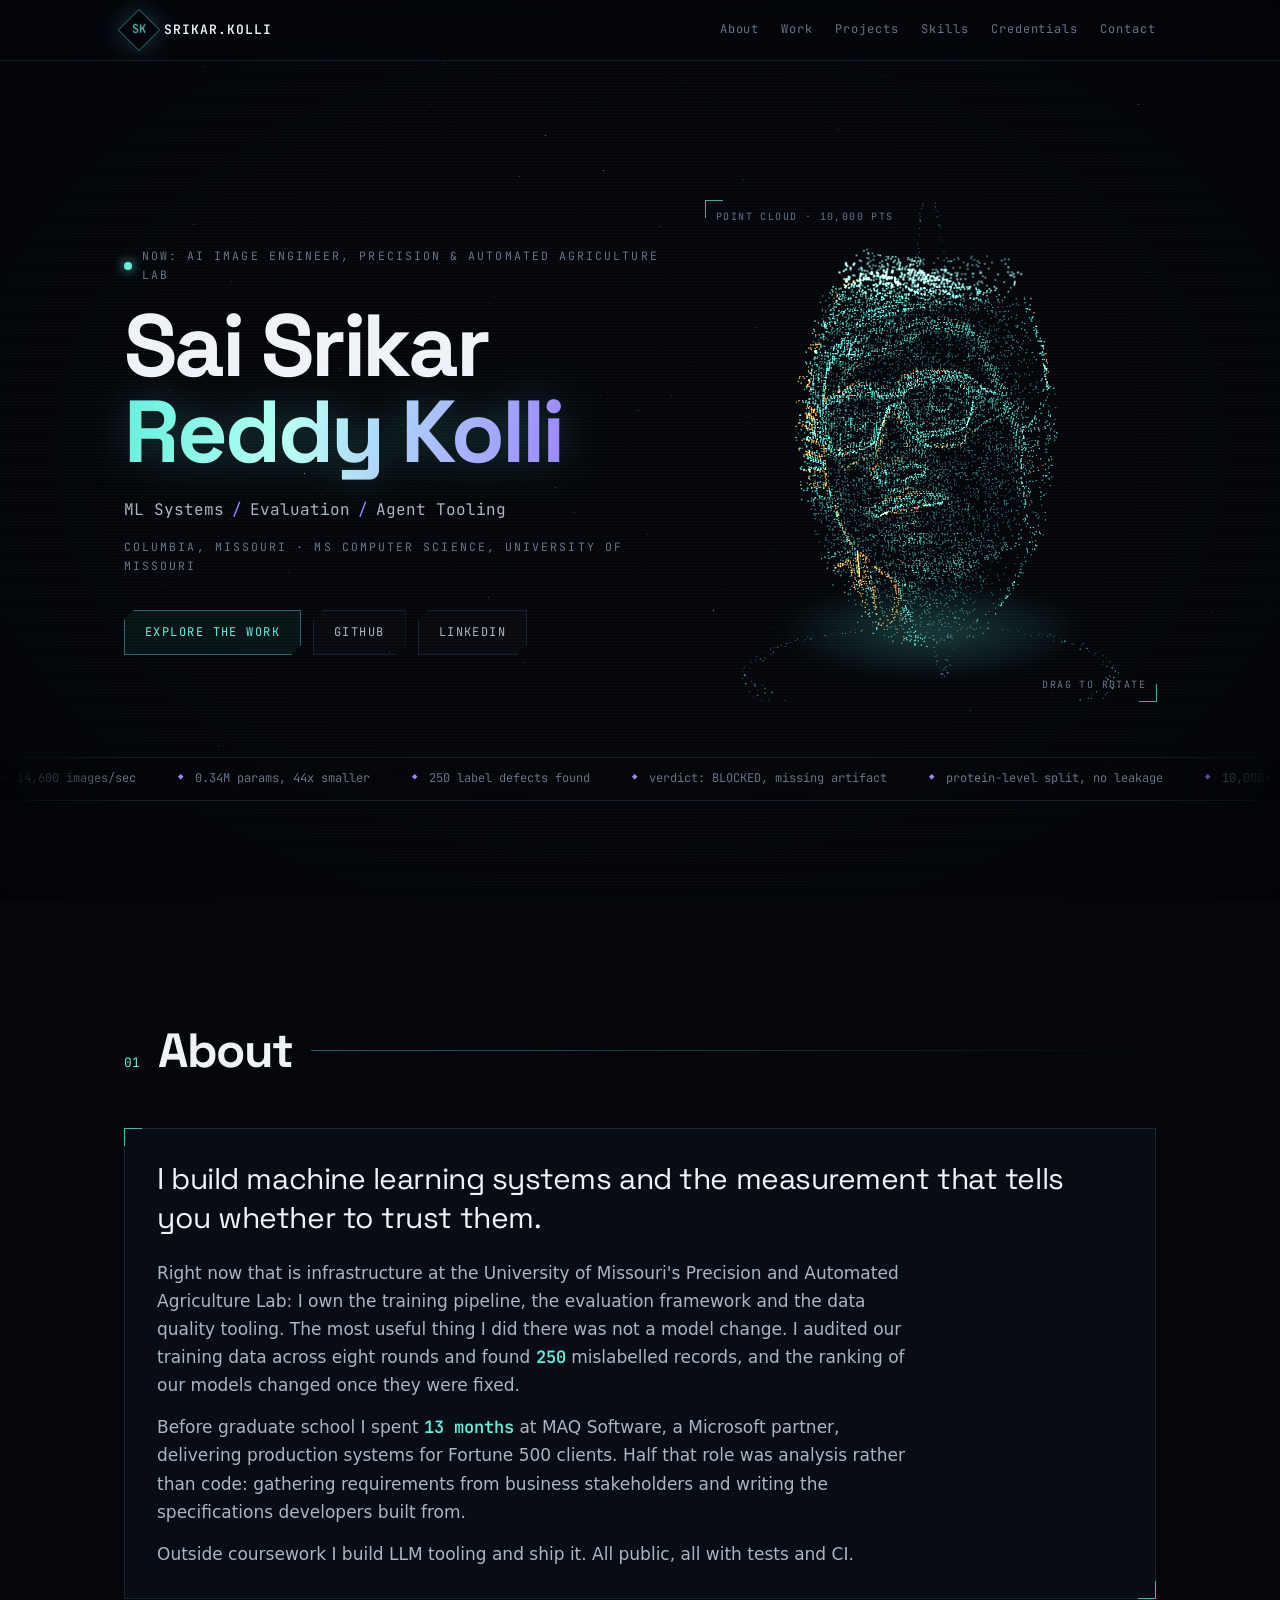
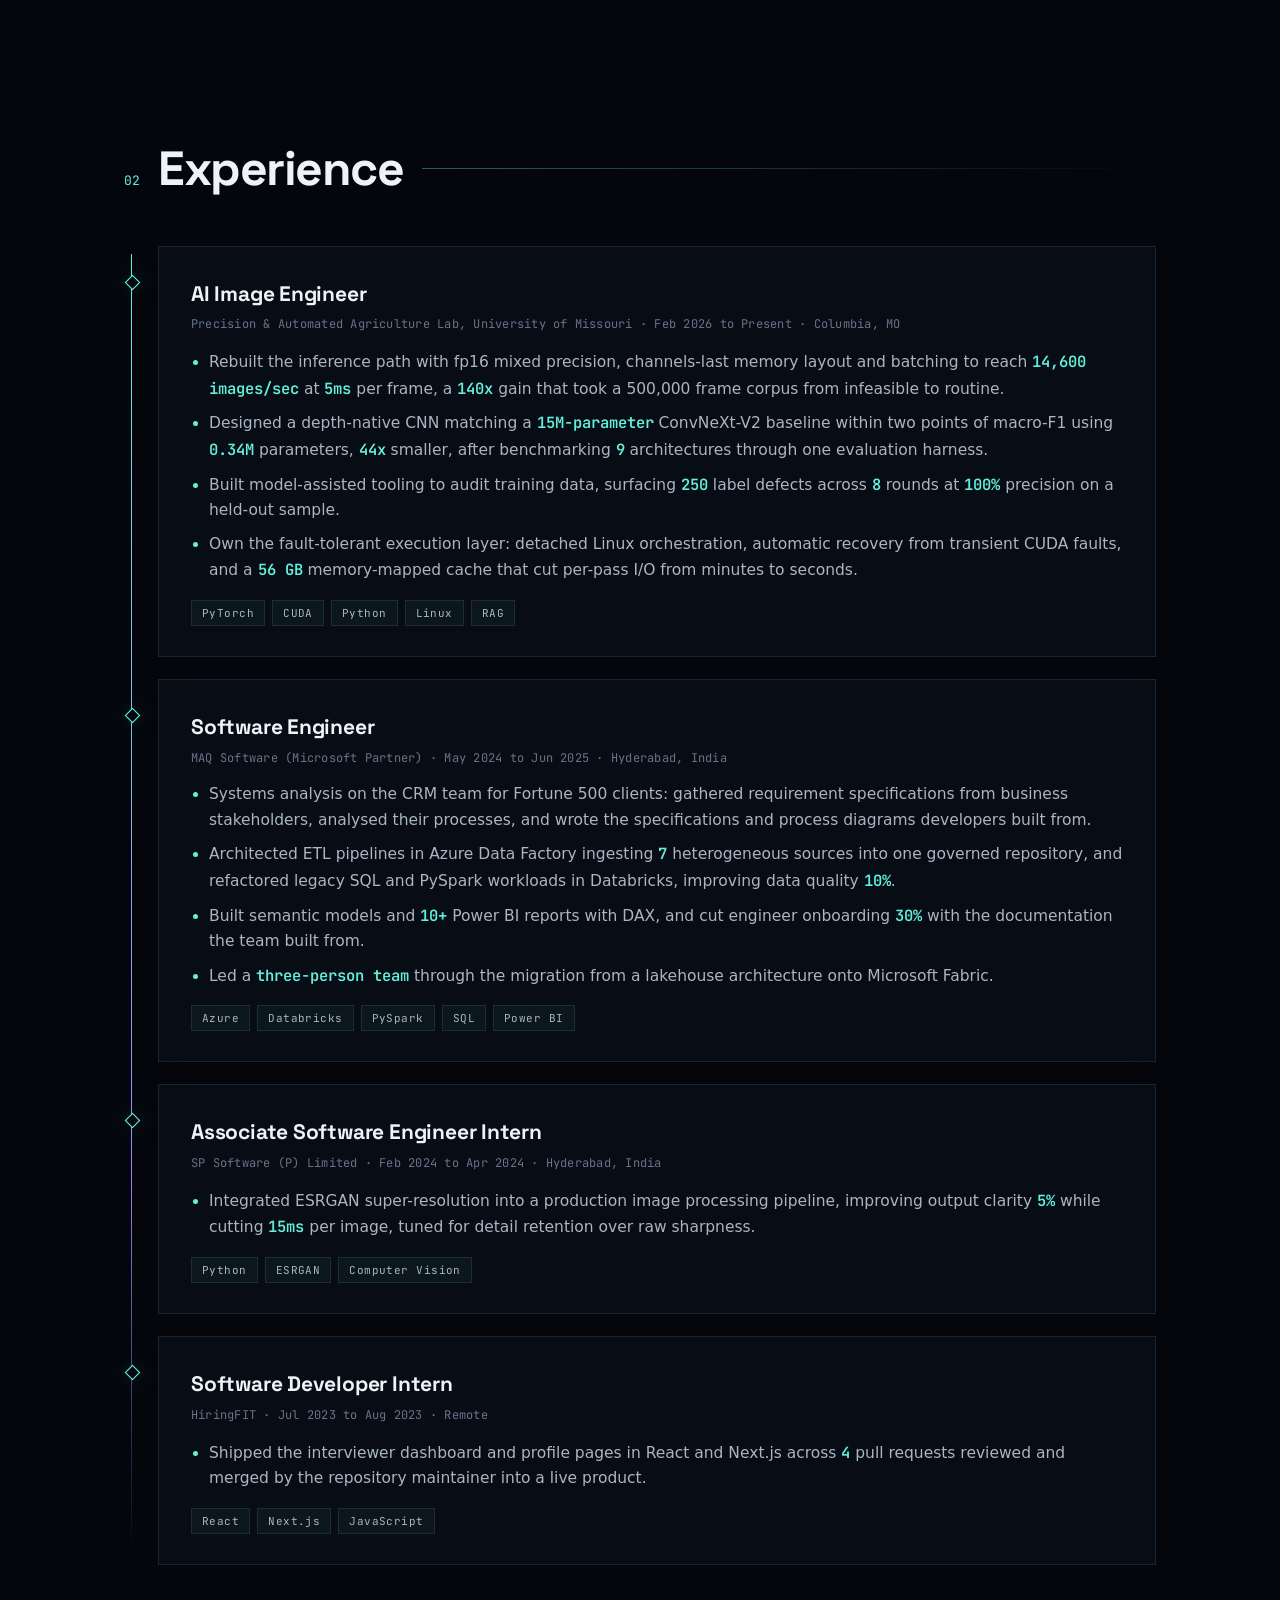
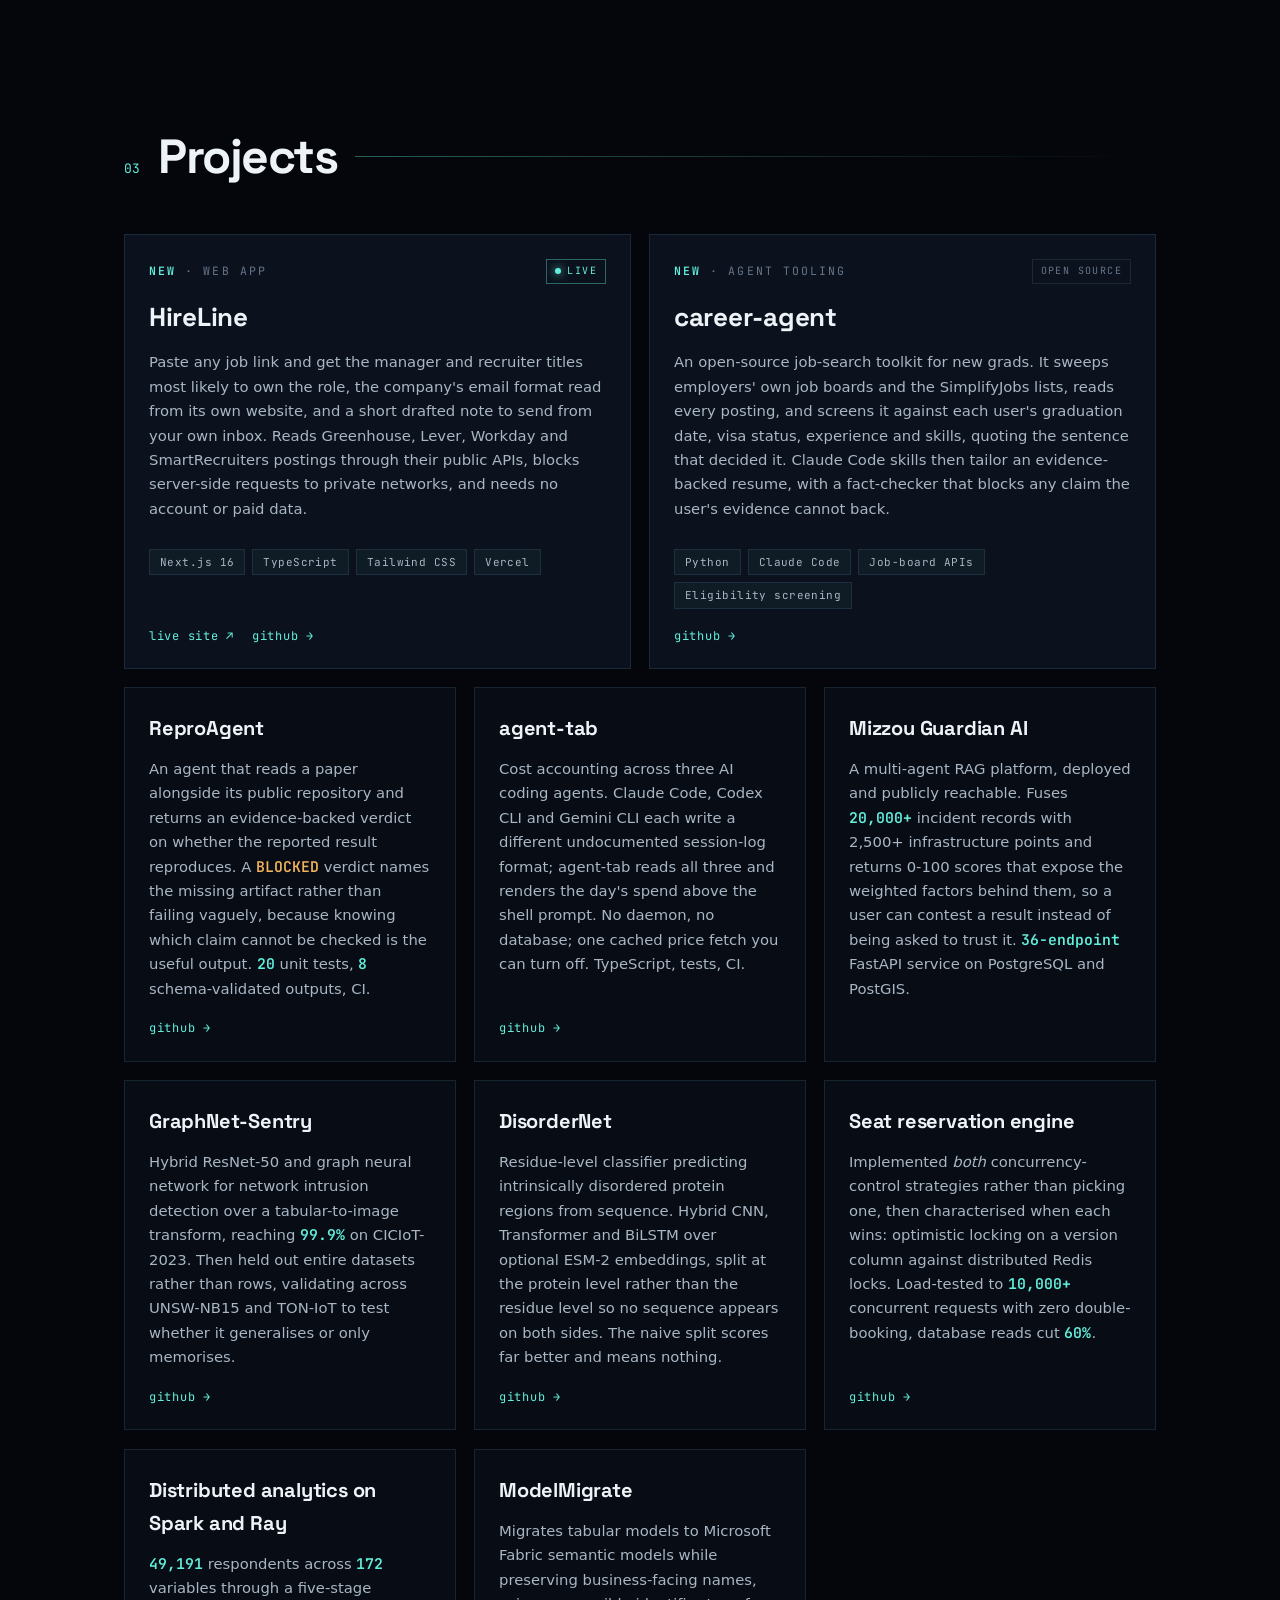
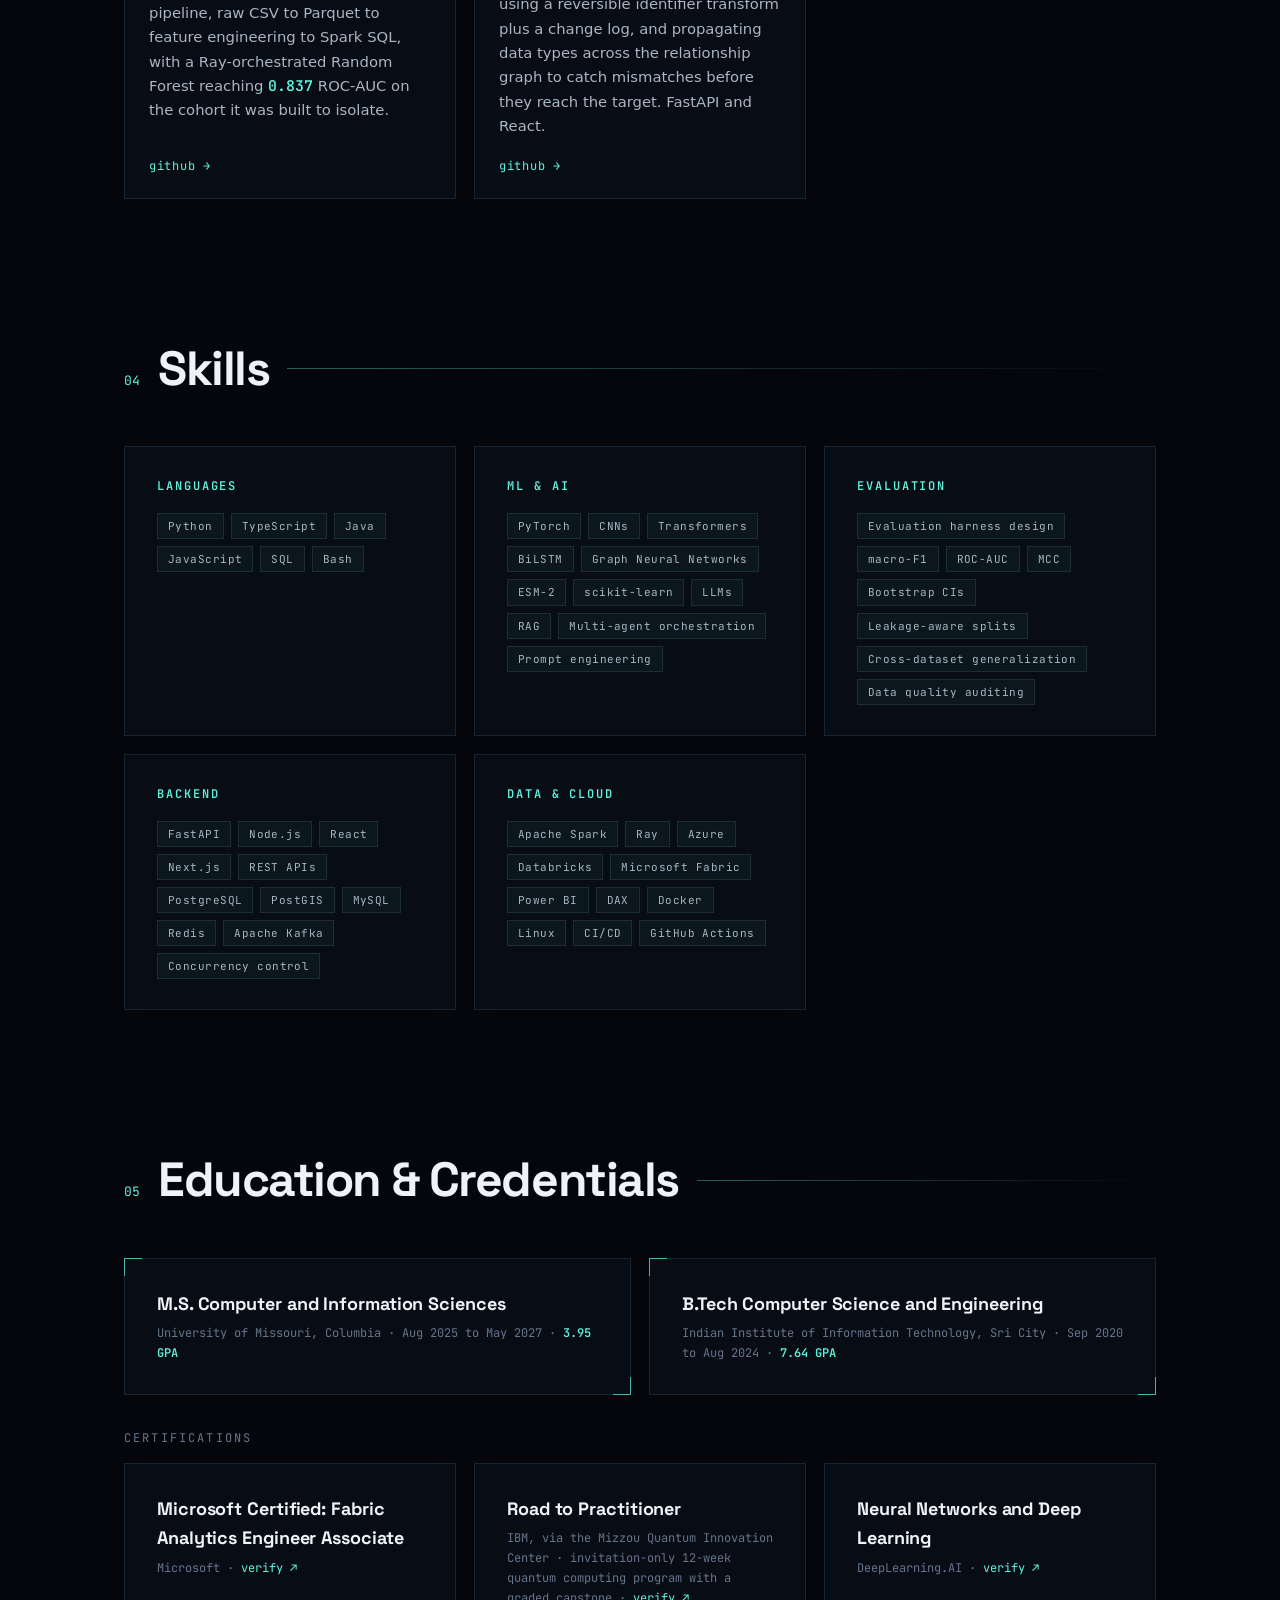
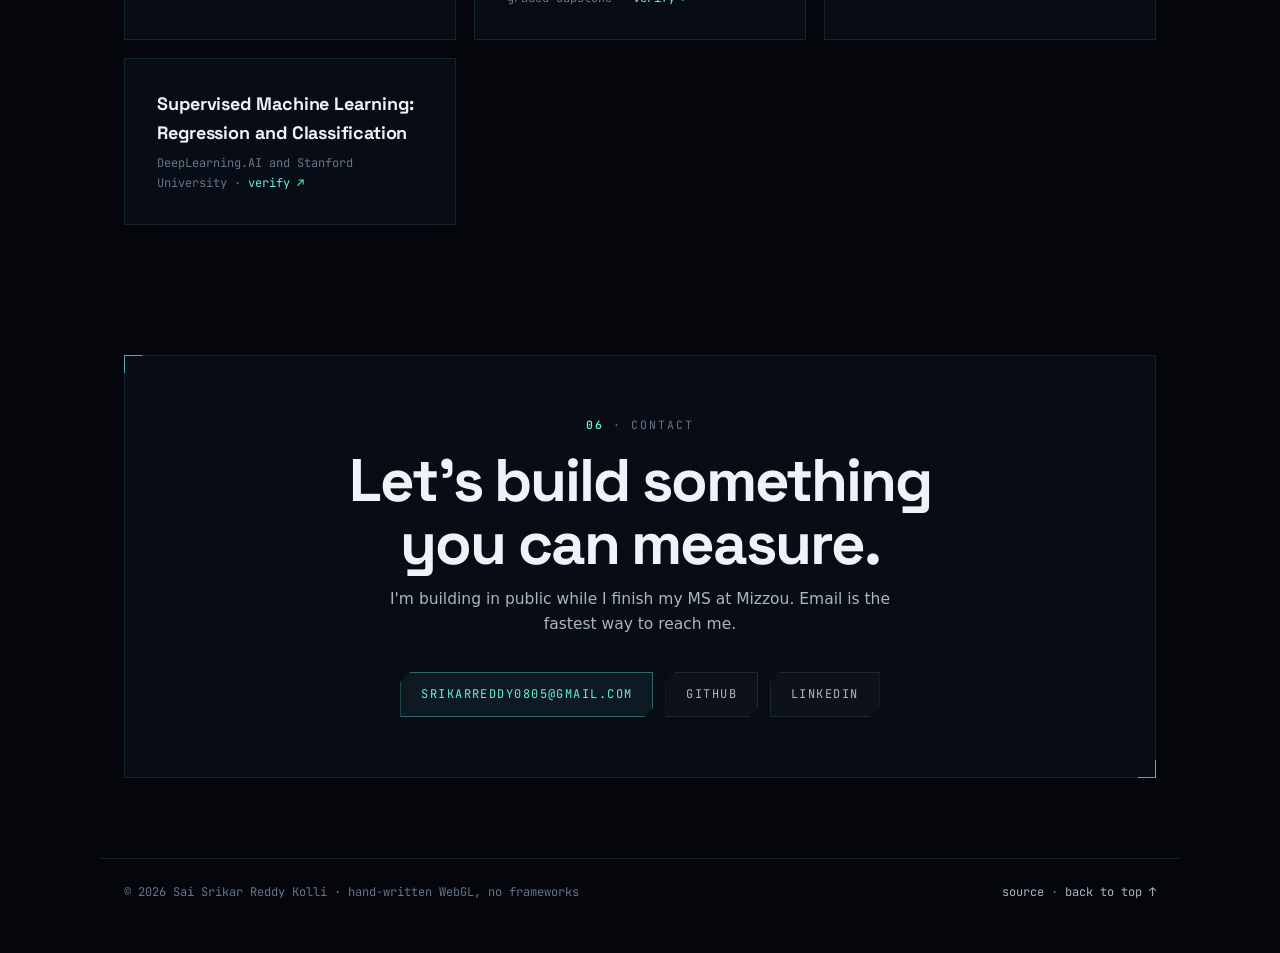
<file: index.html>
<!DOCTYPE html>
<html lang="en" class="no-js">
<head>
<meta charset="utf-8">
<meta name="viewport" content="width=device-width, initial-scale=1">
<title>Sai Srikar Reddy Kolli | ML Systems, Evaluation, Agent Tooling</title>
<meta name="description" content="Sai Srikar Reddy Kolli builds machine learning systems, the evaluation that tells you whether to trust them, and LLM agent tooling. MS Computer Science, University of Missouri.">
<meta name="theme-color" content="#04060b">
<meta property="og:title" content="Sai Srikar Reddy Kolli">
<meta property="og:description" content="ML systems, evaluation and agent tooling.">
<meta property="og:type" content="website">
<meta property="og:url" content="https://srikar0805.github.io/Srikar_portfolio.github.io/">
<link rel="icon" href="data:image/svg+xml,%3Csvg xmlns='http://www.w3.org/2000/svg' viewBox='0 0 32 32'%3E%3Crect width='32' height='32' fill='%2304060b'/%3E%3Cpath d='M16 4 28 16 16 28 4 16Z' fill='none' stroke='%2362f0dc' stroke-width='2'/%3E%3Ccircle cx='16' cy='16' r='3' fill='%239d86ff'/%3E%3C/svg%3E">
<link rel="preconnect" href="https://fonts.googleapis.com">
<link rel="preconnect" href="https://fonts.gstatic.com" crossorigin>
<link href="https://fonts.googleapis.com/css2?family=JetBrains+Mono:wght@400;600&family=Space+Grotesk:wght@500;700&display=swap" rel="stylesheet">
<link rel="stylesheet" href="assets/style.css?v=4">
</head>
<body>
<a class="btn" href="#main" style="position:absolute;left:-9999px;top:8px;z-index:50" onfocus="this.style.left='8px'" onblur="this.style.left='-9999px'">Skip to content</a>
<canvas id="scene" aria-hidden="true"></canvas>
<div class="vignette" aria-hidden="true"></div>
<div class="progress" aria-hidden="true"></div>

<div class="page">
<nav aria-label="Primary">
  <div class="wrap">
    <a class="brand" href="#top" aria-label="Back to top">
      <span class="brand-mark"><span>SK</span></span>
      <span class="brand-name">SRIKAR.KOLLI</span>
    </a>
    <a class="link" href="#about">About</a>
    <a class="link" href="#work">Work</a>
    <a class="link" href="#projects">Projects</a>
    <a class="link" href="#skills">Skills</a>
    <a class="link" href="#credentials">Credentials</a>
    <a class="link" href="#contact">Contact</a>
  </div>
</nav>

<header class="hero" id="top">
  <div class="wrap">
    <div class="hero-grid">
      <div class="reveal in">
        <div class="label status"><i></i> Now: AI Image Engineer, Precision &amp; Automated Agriculture Lab</div>
        <h1>Sai Srikar<br><span class="grad">Reddy Kolli</span></h1>
        <p class="tagline">ML Systems<span class="sep">/</span>Evaluation<span class="sep">/</span>Agent Tooling</p>
        <div class="label place">Columbia, Missouri &middot; MS Computer Science, University of Missouri</div>
        <div class="hero-cta">
          <a class="btn" href="#projects">Explore the work</a>
          <a class="btn ghost" href="https://github.com/srikar0805" target="_blank" rel="noopener">GitHub</a>
          <a class="btn ghost" href="https://www.linkedin.com/in/sai-srikar-reddy-kolli/" target="_blank" rel="noopener">LinkedIn</a>
        </div>
      </div>
      <div class="holo brackets">
        <canvas id="holo" tabindex="0" role="img" aria-label="Rotating 3D point cloud portrait of Sai Srikar. Drag or use the left and right arrow keys to rotate."></canvas>
        <div class="holo-base" aria-hidden="true"></div>
        <div class="holo-hud" aria-hidden="true">
          <div class="tl">Point cloud &middot; 10,000 pts</div>
          <div class="br">Drag to rotate</div>
        </div>
      </div>
    </div>
  </div>
  <div class="ticker" aria-hidden="true">
    <div class="ticker-track">
      <span>14,600 images/sec</span><span>0.34M params, 44x smaller</span><span>250 label defects found</span><span>verdict: BLOCKED, missing artifact</span><span>protein-level split, no leakage</span><span>10,000+ concurrent requests, 0 double-bookings</span><span>ROC-AUC 0.837</span><span>macro-F1, MCC, bootstrap CIs</span><span>20 tests, CI green</span><span>7 sources, 1 governed repository</span>
      <span>14,600 images/sec</span><span>0.34M params, 44x smaller</span><span>250 label defects found</span><span>verdict: BLOCKED, missing artifact</span><span>protein-level split, no leakage</span><span>10,000+ concurrent requests, 0 double-bookings</span><span>ROC-AUC 0.837</span><span>macro-F1, MCC, bootstrap CIs</span><span>20 tests, CI green</span><span>7 sources, 1 governed repository</span>
    </div>
  </div>
</header>

<main id="main">

<section id="about">
  <div class="wrap">
    <div class="sec-head reveal"><span class="idx">01</span><h2>About</h2><span class="rule"></span></div>
    <div class="panel brackets reveal">
      <p class="about-lead">I build machine learning systems and the measurement that tells you whether to trust them.</p>
      <p class="lede">Right now that is infrastructure at the University of Missouri's Precision and Automated Agriculture Lab: I own the training pipeline, the evaluation framework and the data quality tooling. The most useful thing I did there was not a model change. I audited our training data across eight rounds and found <span class="n">250</span> mislabelled records, and the ranking of our models changed once they were fixed.</p>
      <p class="lede">Before graduate school I spent <span class="n">13 months</span> at MAQ Software, a Microsoft partner, delivering production systems for Fortune 500 clients. Half that role was analysis rather than code: gathering requirements from business stakeholders and writing the specifications developers built from.</p>
      <p class="lede">Outside coursework I build LLM tooling and ship it. All public, all with tests and CI.</p>
    </div>
  </div>
</section>

<section id="work">
  <div class="wrap">
    <div class="sec-head reveal"><span class="idx">02</span><h2>Experience</h2><span class="rule"></span></div>
    <div class="timeline">

      <article class="job panel reveal">
        <h3>AI Image Engineer</h3>
        <div class="meta">Precision &amp; Automated Agriculture Lab, University of Missouri &middot; Feb 2026 to Present &middot; Columbia, MO</div>
        <ul>
          <li>Rebuilt the inference path with fp16 mixed precision, channels-last memory layout and batching to reach <span class="n">14,600 images/sec</span> at <span class="n">5ms</span> per frame, a <span class="n">140x</span> gain that took a 500,000 frame corpus from infeasible to routine.</li>
          <li>Designed a depth-native CNN matching a <span class="n">15M-parameter</span> ConvNeXt-V2 baseline within two points of macro-F1 using <span class="n">0.34M</span> parameters, <span class="n">44x</span> smaller, after benchmarking <span class="n">9</span> architectures through one evaluation harness.</li>
          <li>Built model-assisted tooling to audit training data, surfacing <span class="n">250</span> label defects across <span class="n">8</span> rounds at <span class="n">100%</span> precision on a held-out sample.</li>
          <li>Own the fault-tolerant execution layer: detached Linux orchestration, automatic recovery from transient CUDA faults, and a <span class="n">56 GB</span> memory-mapped cache that cut per-pass I/O from minutes to seconds.</li>
        </ul>
        <div class="chips"><span class="chip">PyTorch</span><span class="chip">CUDA</span><span class="chip">Python</span><span class="chip">Linux</span><span class="chip">RAG</span></div>
      </article>

      <article class="job panel reveal">
        <h3>Software Engineer</h3>
        <div class="meta">MAQ Software (Microsoft Partner) &middot; May 2024 to Jun 2025 &middot; Hyderabad, India</div>
        <ul>
          <li>Systems analysis on the CRM team for Fortune 500 clients: gathered requirement specifications from business stakeholders, analysed their processes, and wrote the specifications and process diagrams developers built from.</li>
          <li>Architected ETL pipelines in Azure Data Factory ingesting <span class="n">7</span> heterogeneous sources into one governed repository, and refactored legacy SQL and PySpark workloads in Databricks, improving data quality <span class="n">10%</span>.</li>
          <li>Built semantic models and <span class="n">10+</span> Power BI reports with DAX, and cut engineer onboarding <span class="n">30%</span> with the documentation the team built from.</li>
          <li>Led a <span class="n">three-person team</span> through the migration from a lakehouse architecture onto Microsoft Fabric.</li>
        </ul>
        <div class="chips"><span class="chip">Azure</span><span class="chip">Databricks</span><span class="chip">PySpark</span><span class="chip">SQL</span><span class="chip">Power BI</span></div>
      </article>

      <article class="job panel reveal">
        <h3>Associate Software Engineer Intern</h3>
        <div class="meta">SP Software (P) Limited &middot; Feb 2024 to Apr 2024 &middot; Hyderabad, India</div>
        <ul>
          <li>Integrated ESRGAN super-resolution into a production image processing pipeline, improving output clarity <span class="n">5%</span> while cutting <span class="n">15ms</span> per image, tuned for detail retention over raw sharpness.</li>
        </ul>
        <div class="chips"><span class="chip">Python</span><span class="chip">ESRGAN</span><span class="chip">Computer Vision</span></div>
      </article>

      <article class="job panel reveal">
        <h3>Software Developer Intern</h3>
        <div class="meta">HiringFIT &middot; Jul 2023 to Aug 2023 &middot; Remote</div>
        <ul>
          <li>Shipped the interviewer dashboard and profile pages in React and Next.js across <span class="n">4</span> pull requests reviewed and merged by the repository maintainer into a live product.</li>
        </ul>
        <div class="chips"><span class="chip">React</span><span class="chip">Next.js</span><span class="chip">JavaScript</span></div>
      </article>

    </div>
  </div>
</section>

<section id="projects">
  <div class="wrap">
    <div class="sec-head reveal"><span class="idx">03</span><h2>Projects</h2><span class="rule"></span></div>

    <div class="featured reveal">
      <article class="card feature">
        <div class="top"><span class="label"><b>New</b> &middot; Web app</span><span class="badge live">Live</span></div>
        <h3>HireLine</h3>
        <p>Paste any job link and get the manager and recruiter titles most likely to own the role, the company's email format read from its own website, and a short drafted note to send from your own inbox. Reads Greenhouse, Lever, Workday and SmartRecruiters postings through their public APIs, blocks server-side requests to private networks, and needs no account or paid data.</p>
        <div class="chips"><span class="chip">Next.js 16</span><span class="chip">TypeScript</span><span class="chip">Tailwind CSS</span><span class="chip">Vercel</span></div>
        <div class="links"><a href="https://hireline-self.vercel.app" target="_blank" rel="noopener">live site &#8599;</a><a href="https://github.com/srikar0805/hireline" target="_blank" rel="noopener">github &rarr;</a></div>
      </article>

      <article class="card feature">
        <div class="top"><span class="label"><b>New</b> &middot; Agent tooling</span><span class="badge">Open source</span></div>
        <h3>career-agent</h3>
        <p>An open-source job-search toolkit for new grads. It sweeps employers' own job boards and the SimplifyJobs lists, reads every posting, and screens it against each user's graduation date, visa status, experience and skills, quoting the sentence that decided it. Claude Code skills then tailor an evidence-backed resume, with a fact-checker that blocks any claim the user's evidence cannot back.</p>
        <div class="chips"><span class="chip">Python</span><span class="chip">Claude Code</span><span class="chip">Job-board APIs</span><span class="chip">Eligibility screening</span></div>
        <div class="links"><a href="https://github.com/srikar0805/career-agent" target="_blank" rel="noopener">github &rarr;</a></div>
      </article>
    </div>

    <div class="grid reveal">
      <article class="card">
        <h3>ReproAgent</h3>
        <p>An agent that reads a paper alongside its public repository and returns an evidence-backed verdict on whether the reported result reproduces. A <span class="v">BLOCKED</span> verdict names the missing artifact rather than failing vaguely, because knowing which claim cannot be checked is the useful output. <span class="n">20</span> unit tests, <span class="n">8</span> schema-validated outputs, CI.</p>
        <div class="links"><a href="https://github.com/srikar0805/ReproAgent" target="_blank" rel="noopener">github &rarr;</a></div>
      </article>

      <article class="card">
        <h3>agent-tab</h3>
        <p>Cost accounting across three AI coding agents. Claude Code, Codex CLI and Gemini CLI each write a different undocumented session-log format; agent-tab reads all three and renders the day's spend above the shell prompt. No daemon, no database; one cached price fetch you can turn off. TypeScript, tests, CI.</p>
        <div class="links"><a href="https://github.com/srikar0805/agent-tab" target="_blank" rel="noopener">github &rarr;</a></div>
      </article>

      <article class="card">
        <h3>Mizzou Guardian AI</h3>
        <p>A multi-agent RAG platform, deployed and publicly reachable. Fuses <span class="n">20,000+</span> incident records with 2,500+ infrastructure points and returns 0-100 scores that expose the weighted factors behind them, so a user can contest a result instead of being asked to trust it. <span class="n">36-endpoint</span> FastAPI service on PostgreSQL and PostGIS.</p>
      </article>

      <article class="card">
        <h3>GraphNet-Sentry</h3>
        <p>Hybrid ResNet-50 and graph neural network for network intrusion detection over a tabular-to-image transform, reaching <span class="n">99.9%</span> on CICIoT-2023. Then held out entire datasets rather than rows, validating across UNSW-NB15 and TON-IoT to test whether it generalises or only memorises.</p>
        <div class="links"><a href="https://github.com/srikar0805/GraphNet-Sentry" target="_blank" rel="noopener">github &rarr;</a></div>
      </article>

      <article class="card">
        <h3>DisorderNet</h3>
        <p>Residue-level classifier predicting intrinsically disordered protein regions from sequence. Hybrid CNN, Transformer and BiLSTM over optional ESM-2 embeddings, split at the protein level rather than the residue level so no sequence appears on both sides. The naive split scores far better and means nothing.</p>
        <div class="links"><a href="https://github.com/srikar0805/DisorderNet" target="_blank" rel="noopener">github &rarr;</a></div>
      </article>

      <article class="card">
        <h3>Seat reservation engine</h3>
        <p>Implemented <em>both</em> concurrency-control strategies rather than picking one, then characterised when each wins: optimistic locking on a version column against distributed Redis locks. Load-tested to <span class="n">10,000+</span> concurrent requests with zero double-booking, database reads cut <span class="n">60%</span>.</p>
        <div class="links"><a href="https://github.com/srikar0805/Ticketmaster" target="_blank" rel="noopener">github &rarr;</a></div>
      </article>

      <article class="card">
        <h3>Distributed analytics on Spark and Ray</h3>
        <p><span class="n">49,191</span> respondents across <span class="n">172</span> variables through a five-stage pipeline, raw CSV to Parquet to feature engineering to Spark SQL, with a Ray-orchestrated Random Forest reaching <span class="n">0.837</span> ROC-AUC on the cohort it was built to isolate.</p>
        <div class="links"><a href="https://github.com/srikar0805/Big_Data-" target="_blank" rel="noopener">github &rarr;</a></div>
      </article>

      <article class="card">
        <h3>ModelMigrate</h3>
        <p>Migrates tabular models to Microsoft Fabric semantic models while preserving business-facing names, using a reversible identifier transform plus a change log, and propagating data types across the relationship graph to catch mismatches before they reach the target. FastAPI and React.</p>
        <div class="links"><a href="https://github.com/srikar0805/ModelMigrate" target="_blank" rel="noopener">github &rarr;</a></div>
      </article>
    </div>
  </div>
</section>

<section id="skills">
  <div class="wrap">
    <div class="sec-head reveal"><span class="idx">04</span><h2>Skills</h2><span class="rule"></span></div>
    <div class="skills reveal">
      <div class="panel skill-group"><h3>Languages</h3><div class="chips">
        <span class="chip">Python</span><span class="chip">TypeScript</span><span class="chip">Java</span><span class="chip">JavaScript</span><span class="chip">SQL</span><span class="chip">Bash</span>
      </div></div>
      <div class="panel skill-group"><h3>ML &amp; AI</h3><div class="chips">
        <span class="chip">PyTorch</span><span class="chip">CNNs</span><span class="chip">Transformers</span><span class="chip">BiLSTM</span><span class="chip">Graph Neural Networks</span><span class="chip">ESM-2</span><span class="chip">scikit-learn</span><span class="chip">LLMs</span><span class="chip">RAG</span><span class="chip">Multi-agent orchestration</span><span class="chip">Prompt engineering</span>
      </div></div>
      <div class="panel skill-group"><h3>Evaluation</h3><div class="chips">
        <span class="chip">Evaluation harness design</span><span class="chip">macro-F1</span><span class="chip">ROC-AUC</span><span class="chip">MCC</span><span class="chip">Bootstrap CIs</span><span class="chip">Leakage-aware splits</span><span class="chip">Cross-dataset generalization</span><span class="chip">Data quality auditing</span>
      </div></div>
      <div class="panel skill-group"><h3>Backend</h3><div class="chips">
        <span class="chip">FastAPI</span><span class="chip">Node.js</span><span class="chip">React</span><span class="chip">Next.js</span><span class="chip">REST APIs</span><span class="chip">PostgreSQL</span><span class="chip">PostGIS</span><span class="chip">MySQL</span><span class="chip">Redis</span><span class="chip">Apache Kafka</span><span class="chip">Concurrency control</span>
      </div></div>
      <div class="panel skill-group"><h3>Data &amp; cloud</h3><div class="chips">
        <span class="chip">Apache Spark</span><span class="chip">Ray</span><span class="chip">Azure</span><span class="chip">Databricks</span><span class="chip">Microsoft Fabric</span><span class="chip">Power BI</span><span class="chip">DAX</span><span class="chip">Docker</span><span class="chip">Linux</span><span class="chip">CI/CD</span><span class="chip">GitHub Actions</span>
      </div></div>
    </div>
  </div>
</section>

<section id="credentials">
  <div class="wrap">
    <div class="sec-head reveal"><span class="idx">05</span><h2>Education &amp; Credentials</h2><span class="rule"></span></div>
    <div class="creds reveal">
      <div class="panel cred brackets">
        <h3>M.S. Computer and Information Sciences</h3>
        <div class="meta">University of Missouri, Columbia &middot; Aug 2025 to May 2027 &middot; <span class="n">3.95 GPA</span></div>
      </div>
      <div class="panel cred brackets">
        <h3>B.Tech Computer Science and Engineering</h3>
        <div class="meta">Indian Institute of Information Technology, Sri City &middot; Sep 2020 to Aug 2024 &middot; <span class="n">7.64 GPA</span></div>
      </div>
    </div>
    <div class="subhead reveal">Certifications</div>
    <div class="creds reveal">
      <div class="panel cred">
        <h3>Microsoft Certified: Fabric Analytics Engineer Associate</h3>
        <div class="meta">Microsoft &middot; <a href="https://learn.microsoft.com/users/saikollimaqsoftware-9235/credentials/db5dde17437d00e6" target="_blank" rel="noopener">verify &#8599;</a></div>
      </div>
      <div class="panel cred">
        <h3>Road to Practitioner</h3>
        <div class="meta">IBM, via the Mizzou Quantum Innovation Center &middot; invitation-only 12-week quantum computing program with a graded capstone &middot; <a href="https://www.credly.com/badges/38bd81ec-e9b9-44e8-8088-163c681fbbc0" target="_blank" rel="noopener">verify &#8599;</a></div>
      </div>
      <div class="panel cred">
        <h3>Neural Networks and Deep Learning</h3>
        <div class="meta">DeepLearning.AI &middot; <a href="https://coursera.org/verify/QBY3KXIAGCRS" target="_blank" rel="noopener">verify &#8599;</a></div>
      </div>
      <div class="panel cred">
        <h3>Supervised Machine Learning: Regression and Classification</h3>
        <div class="meta">DeepLearning.AI and Stanford University &middot; <a href="https://coursera.org/verify/R03AI9RTGMYO" target="_blank" rel="noopener">verify &#8599;</a></div>
      </div>
    </div>
  </div>
</section>

<section id="contact">
  <div class="wrap">
    <div class="panel brackets contact reveal">
      <div class="label"><b>06</b> &middot; Contact</div>
      <h2>Let's build something<br>you can measure.</h2>
      <p>I'm building in public while I finish my MS at Mizzou. Email is the fastest way to reach me.</p>
      <div class="hero-cta">
        <a class="btn" href="mailto:srikarreddy0805@gmail.com">srikarreddy0805@gmail.com</a>
        <a class="btn ghost" href="https://github.com/srikar0805" target="_blank" rel="noopener">GitHub</a>
        <a class="btn ghost" href="https://www.linkedin.com/in/sai-srikar-reddy-kolli/" target="_blank" rel="noopener">LinkedIn</a>
      </div>
    </div>
  </div>
</section>

</main>

<footer>
  <div class="wrap">
    <span>&copy; <span id="year">2026</span> Sai Srikar Reddy Kolli &middot; hand-written WebGL, no frameworks</span>
    <span><a href="https://github.com/srikar0805/Srikar_portfolio.github.io" target="_blank" rel="noopener">source</a> &middot; <a href="#top">back to top &uarr;</a></span>
  </div>
</footer>
</div>

<script src="assets/face-points.js?v=4"></script>
<script src="assets/scene.js?v=4"></script>
<script src="assets/ui.js?v=4"></script>
</body>
</html>
</file>
<file: assets/style.css>
/* ---------------------------------------------------------------
   Single dark theme on purpose: the page sits inside a live WebGL
   scene, and every colour is painted explicitly so it holds on any
   host. Cyan carries numbers and interaction, violet carries depth,
   amber stays reserved for verdicts.
--------------------------------------------------------------- */
:root {
  --ground: #04060b;
  --glass: rgba(12, 18, 30, 0.58);
  --glass-strong: rgba(14, 21, 35, 0.82);
  --ink: #eef3f8;
  --body: #a9b6c4;
  --muted: #66758a;
  --line: rgba(120, 180, 220, 0.14);
  --line-strong: rgba(98, 240, 220, 0.38);
  --cyan: #62f0dc;
  --violet: #9d86ff;
  --amber: #f2b35b;
  --glow: 0 0 24px rgba(98, 240, 220, 0.25);
  --mono: "JetBrains Mono", ui-monospace, SFMono-Regular, Menlo, Consolas, monospace;
  --display: "Space Grotesk", ui-sans-serif, system-ui, -apple-system, "Segoe UI", sans-serif;
  --sans: ui-sans-serif, system-ui, -apple-system, "Segoe UI", Roboto, Helvetica, sans-serif;
}

*, *::before, *::after { box-sizing: border-box; }
html { scroll-behavior: smooth; color-scheme: dark; }
body {
  margin: 0;
  background: radial-gradient(1200px 700px at 70% -10%, #0d1630 0%, var(--ground) 60%) fixed, var(--ground);
  color: var(--body);
  font-family: var(--sans);
  font-size: 15.5px;
  line-height: 1.65;
  -webkit-font-smoothing: antialiased;
  overflow-x: hidden;
}
img { max-width: 100%; }
a { color: inherit; }
::selection { background: rgba(98, 240, 220, 0.28); color: var(--ink); }

/* ---------- 3D background ---------- */
#scene { position: fixed; inset: 0; width: 100%; height: 100%; z-index: 0; display: block; pointer-events: none; }
.vignette {
  position: fixed; inset: 0; z-index: 1; pointer-events: none;
  background:
    radial-gradient(ellipse at center, transparent 55%, rgba(2, 3, 7, 0.75) 100%),
    repeating-linear-gradient(0deg, rgba(255, 255, 255, 0.018) 0 1px, transparent 1px 3px);
}
.page { position: relative; z-index: 2; }
.wrap { max-width: 1080px; margin: 0 auto; padding: 0 24px; }

/* ---------- HUD bits ---------- */
.progress { position: fixed; top: 0; left: 0; height: 2px; width: 100%; z-index: 40; transform-origin: 0 50%; transform: scaleX(0);
  background: linear-gradient(90deg, var(--cyan), var(--violet)); box-shadow: var(--glow); }
.label { font-family: var(--mono); font-size: 11.5px; letter-spacing: 0.18em; text-transform: uppercase; color: var(--muted); }
.label b { color: var(--cyan); font-weight: 600; }
.n { color: var(--cyan); font-family: var(--mono); font-weight: 600; font-variant-numeric: tabular-nums; }
.v { color: var(--amber); font-family: var(--mono); font-weight: 600; }

.brackets { position: relative; }
.brackets::before, .brackets::after {
  content: ""; position: absolute; width: 18px; height: 18px; pointer-events: none;
  border-color: var(--cyan); border-style: solid; opacity: 0.7;
}
.brackets::before { top: -1px; left: -1px; border-width: 1px 0 0 1px; }
.brackets::after { bottom: -1px; right: -1px; border-width: 0 1px 1px 0; }

/* ---------- nav ---------- */
nav { position: sticky; top: 0; z-index: 30; background: rgba(4, 6, 11, 0.62);
  backdrop-filter: blur(14px) saturate(140%); -webkit-backdrop-filter: blur(14px) saturate(140%);
  border-bottom: 1px solid var(--line); }
nav .wrap { display: flex; align-items: center; gap: 22px; min-height: 60px; flex-wrap: wrap; row-gap: 4px; padding-top: 8px; padding-bottom: 8px; }
.brand { display: flex; align-items: center; gap: 10px; margin-right: auto; text-decoration: none; }
.brand-mark { width: 30px; height: 30px; display: grid; place-items: center; border: 1px solid var(--line-strong);
  font-family: var(--mono); font-size: 12px; color: var(--cyan); transform: rotate(45deg); box-shadow: var(--glow); }
.brand-mark span { transform: rotate(-45deg); }
.brand-name { font-family: var(--mono); font-size: 13px; font-weight: 600; color: var(--ink); letter-spacing: 0.08em; }
nav a.link { font-family: var(--mono); font-size: 12px; letter-spacing: 0.08em; color: var(--muted); text-decoration: none; position: relative; padding: 4px 0; }
nav a.link::after { content: ""; position: absolute; left: 0; right: 0; bottom: -2px; height: 1px; background: var(--cyan); transform: scaleX(0); transition: transform 0.3s; }
nav a.link:hover, nav a.link.active { color: var(--ink); }
nav a.link.active::after, nav a.link:hover::after { transform: scaleX(1); }
@media (max-width: 720px) {
  nav .wrap { gap: 14px; }
  nav a.link { font-size: 11px; letter-spacing: 0.03em; }
  .brand-name { display: none; }
}

/* ---------- buttons ---------- */
.btn { font-family: var(--mono); font-size: 12px; letter-spacing: 0.12em; text-transform: uppercase; text-decoration: none;
  padding: 12px 20px; border: 1px solid var(--line-strong); color: var(--cyan); background: rgba(98, 240, 220, 0.06);
  clip-path: polygon(10px 0, 100% 0, 100% calc(100% - 10px), calc(100% - 10px) 100%, 0 100%, 0 10px);
  transition: background 0.25s, color 0.25s, box-shadow 0.25s; display: inline-flex; gap: 8px; align-items: center; }
.btn:hover { background: var(--cyan); color: var(--ground); box-shadow: var(--glow); }
.btn.ghost { color: var(--body); border-color: var(--line); background: rgba(255, 255, 255, 0.02); }
.btn.ghost:hover { color: var(--ink); background: rgba(255, 255, 255, 0.08); }
a:focus-visible, button:focus-visible, canvas:focus-visible { outline: 2px solid var(--cyan); outline-offset: 3px; }

/* ---------- hero ---------- */
.hero { min-height: calc(100vh - 60px); display: flex; flex-direction: column; justify-content: center; padding: 40px 0 0; }
.hero-grid { display: grid; grid-template-columns: 1.1fr 0.9fr; gap: 32px; align-items: center; }
.hero h1 { font-family: var(--display); font-weight: 700; color: var(--ink); margin: 18px 0 0;
  font-size: clamp(40px, 7.4vw, 88px); line-height: 0.98; letter-spacing: -0.035em; text-wrap: balance; }
.hero h1 .grad { background: linear-gradient(100deg, var(--cyan) 0%, #b7fff4 38%, var(--violet) 100%);
  -webkit-background-clip: text; background-clip: text; color: transparent; filter: drop-shadow(0 0 22px rgba(98, 240, 220, 0.25)); }
.hero .tagline { font-family: var(--mono); color: var(--body); font-size: clamp(13px, 1.9vw, 16px); margin: 22px 0 0; }
.hero .tagline .sep { color: var(--violet); padding: 0 8px; }
.hero .place { margin-top: 14px; }
.hero-cta { display: flex; flex-wrap: wrap; gap: 12px; margin-top: 34px; }
.status { display: inline-flex; align-items: center; gap: 10px; }
.status i { width: 8px; height: 8px; border-radius: 50%; background: var(--cyan); box-shadow: 0 0 12px var(--cyan); animation: pulse 2.2s infinite; }
@keyframes pulse { 50% { opacity: 0.35; } }

.holo { position: relative; aspect-ratio: 0.9; max-height: 560px; width: 100%; }
.holo canvas { width: 100%; height: 100%; display: block; cursor: grab; touch-action: pan-y; }
.holo canvas:active { cursor: grabbing; }
.holo-base { position: absolute; left: 12%; right: 12%; bottom: 3%; height: 22%; pointer-events: none;
  background: radial-gradient(ellipse at center, rgba(98, 240, 220, 0.22), transparent 65%); filter: blur(6px); }
.holo-hud { position: absolute; inset: 0; pointer-events: none; font-family: var(--mono); font-size: 10px; letter-spacing: 0.14em; color: var(--muted); text-transform: uppercase; }
.holo-hud .tl { position: absolute; top: 8px; left: 10px; }
.holo-hud .br { position: absolute; bottom: 8px; right: 10px; text-align: right; transition: opacity 0.4s; }

.ticker { margin-top: 56px; border-top: 1px solid var(--line); border-bottom: 1px solid var(--line); overflow: hidden;
  background: rgba(4, 6, 11, 0.5); mask-image: linear-gradient(90deg, transparent, #000 10%, #000 90%, transparent); }
.ticker-track { display: flex; gap: 42px; width: max-content; padding: 11px 0; animation: ticker 60s linear infinite;
  font-family: var(--mono); font-size: 12px; color: var(--muted); white-space: nowrap; }
.ticker-track span::before { content: "\25C6"; color: var(--violet); margin-right: 12px; font-size: 9px; vertical-align: 2px; }
@keyframes ticker { to { transform: translateX(-50%); } }

@media (max-width: 900px) {
  .hero { min-height: auto; padding-top: 28px; }
  .hero-grid { grid-template-columns: 1fr; }
  .holo { order: -1; max-height: 380px; aspect-ratio: 1.05; }
}

/* ---------- sections ---------- */
section { padding: 110px 0 20px; scroll-margin-top: 50px; }
.sec-head { display: flex; align-items: baseline; gap: 18px; margin-bottom: 38px; }
.sec-head .idx { font-family: var(--mono); font-size: 13px; color: var(--cyan); }
.sec-head h2 { font-family: var(--display); font-size: clamp(30px, 4.6vw, 48px); font-weight: 700; color: var(--ink); margin: 0; letter-spacing: -0.03em; }
.sec-head .rule { flex: 1; height: 1px; background: linear-gradient(90deg, var(--line-strong), transparent); align-self: center; }

.panel { background: var(--glass); border: 1px solid var(--line); backdrop-filter: blur(12px); -webkit-backdrop-filter: blur(12px); padding: 30px 32px; }
.lede { font-size: 17px; margin: 0 0 14px; max-width: 70ch; }
.lede:last-child { margin-bottom: 0; }
.lede strong { color: var(--ink); font-weight: 600; }
.about-lead { font-family: var(--display); font-size: clamp(22px, 3vw, 30px); color: var(--ink); line-height: 1.3; margin: 0 0 22px; letter-spacing: -0.015em; }

/* timeline */
.timeline { position: relative; padding-left: 34px; }
.timeline::before { content: ""; position: absolute; left: 7px; top: 8px; bottom: 8px; width: 1px;
  background: linear-gradient(180deg, var(--cyan), var(--violet) 70%, transparent); }
.job { position: relative; margin-bottom: 22px; }
.job::before { content: ""; position: absolute; left: -32px; top: 30px; width: 11px; height: 11px; transform: rotate(45deg);
  background: var(--ground); border: 1px solid var(--cyan); box-shadow: var(--glow); }
.job h3 { font-family: var(--display); font-size: 21px; color: var(--ink); margin: 0; letter-spacing: -0.01em; }
.job .meta { font-family: var(--mono); font-size: 12px; color: var(--muted); margin: 4px 0 14px; letter-spacing: 0.02em; }
.job ul { margin: 0; padding-left: 18px; }
.job li { margin: 8px 0; }
.job li::marker { color: var(--cyan); }
.chips { display: flex; flex-wrap: wrap; gap: 7px; margin-top: 16px; }
.chip { font-family: var(--mono); font-size: 11px; letter-spacing: 0.04em; color: var(--body); padding: 3px 10px;
  border: 1px solid var(--line); background: rgba(98, 240, 220, 0.04); }

/* projects */
.featured { display: grid; grid-template-columns: repeat(2, minmax(0, 1fr)); gap: 18px; margin-bottom: 18px; }
.grid { display: grid; grid-template-columns: repeat(auto-fit, minmax(290px, 1fr)); gap: 18px; }
@media (max-width: 760px) { .featured { grid-template-columns: 1fr; } }
.card { position: relative; display: flex; flex-direction: column; gap: 12px; padding: 24px 24px 22px;
  background: var(--glass); border: 1px solid var(--line); backdrop-filter: blur(12px); -webkit-backdrop-filter: blur(12px);
  transform-style: preserve-3d; transition: transform 0.35s cubic-bezier(.2,.8,.2,1), border-color 0.3s, box-shadow 0.3s;
  --mx: 50%; --my: 50%; will-change: transform; }
.card::before { content: ""; position: absolute; inset: 0; pointer-events: none; opacity: 0; transition: opacity 0.3s;
  background: radial-gradient(420px circle at var(--mx) var(--my), rgba(98, 240, 220, 0.14), transparent 45%); }
.card:hover { border-color: var(--line-strong); box-shadow: 0 30px 60px -30px rgba(0, 0, 0, 0.8), 0 0 0 1px rgba(98, 240, 220, 0.08); }
.card:hover::before { opacity: 1; }
.card.feature { background: var(--glass-strong); }
.card .top { display: flex; justify-content: space-between; align-items: center; gap: 12px; transform: translateZ(30px); }
.card h3 { font-family: var(--display); font-size: 20px; color: var(--ink); margin: 0; letter-spacing: -0.01em; transform: translateZ(40px); }
.card.feature h3 { font-size: 26px; }
.card p { margin: 0; font-size: 14.8px; transform: translateZ(20px); }
.badge { font-family: var(--mono); font-size: 10px; letter-spacing: 0.14em; text-transform: uppercase; padding: 3px 8px; border: 1px solid var(--line); color: var(--muted); }
.badge.live { color: var(--cyan); border-color: var(--line-strong); }
.badge.live::before { content: ""; display: inline-block; width: 6px; height: 6px; border-radius: 50%; background: var(--cyan); margin-right: 6px; box-shadow: 0 0 8px var(--cyan); animation: pulse 2s infinite; }
.card .links { display: flex; gap: 18px; margin-top: auto; padding-top: 6px; transform: translateZ(25px); }
.card .links a { font-family: var(--mono); font-size: 12px; letter-spacing: 0.06em; color: var(--cyan); text-decoration: none; }
.card .links a:hover { text-decoration: underline; text-underline-offset: 4px; }

/* skills */
.skills { display: grid; grid-template-columns: repeat(auto-fit, minmax(300px, 1fr)); gap: 18px; }
.skill-group h3 { font-family: var(--mono); font-size: 12px; letter-spacing: 0.16em; text-transform: uppercase; color: var(--cyan); margin: 0 0 14px; font-weight: 600; }

/* credentials */
.creds { display: grid; grid-template-columns: repeat(auto-fit, minmax(300px, 1fr)); gap: 18px; }
.cred h3 { font-family: var(--display); font-size: 18px; color: var(--ink); margin: 0 0 6px; letter-spacing: -0.005em; }
.cred .meta { font-family: var(--mono); font-size: 12px; color: var(--muted); }
.cred a { color: var(--cyan); text-decoration: none; font-family: var(--mono); font-size: 12px; }
.cred a:hover { text-decoration: underline; }
.subhead { font-family: var(--mono); font-size: 12px; letter-spacing: 0.18em; text-transform: uppercase; color: var(--muted); margin: 34px 0 14px; }

/* contact */
.contact { text-align: center; padding: 60px 30px; }
.contact h2 { font-family: var(--display); font-size: clamp(32px, 5.4vw, 60px); color: var(--ink); margin: 14px 0 12px; letter-spacing: -0.035em; line-height: 1.05; }
.contact p { margin: 0 auto 30px; max-width: 52ch; }
.contact .hero-cta { justify-content: center; }

footer { padding: 60px 0 50px; font-family: var(--mono); font-size: 12px; color: var(--muted); }
footer .wrap { display: flex; flex-wrap: wrap; justify-content: space-between; gap: 12px; border-top: 1px solid var(--line); padding-top: 24px; }
footer a { color: var(--body); text-decoration: none; }
footer a:hover { color: var(--cyan); }

/* without WebGL the gradient ground shows through and the hologram steps aside */
.no-webgl #scene, .no-webgl .holo { display: none; }
.no-webgl .hero-grid { grid-template-columns: 1fr; }

/* reveal on scroll */
.reveal { opacity: 0; transform: translateY(28px); transition: opacity 0.8s ease, transform 0.8s cubic-bezier(.2,.8,.2,1); }
.reveal.in { opacity: 1; transform: none; }
.no-js .reveal { opacity: 1; transform: none; }

@media (prefers-reduced-motion: reduce) {
  html { scroll-behavior: auto; }
  .reveal { opacity: 1; transform: none; transition: none; }
  .ticker-track, .status i, .badge.live::before { animation: none; }
  .card { transition: none; }
}
</file>
